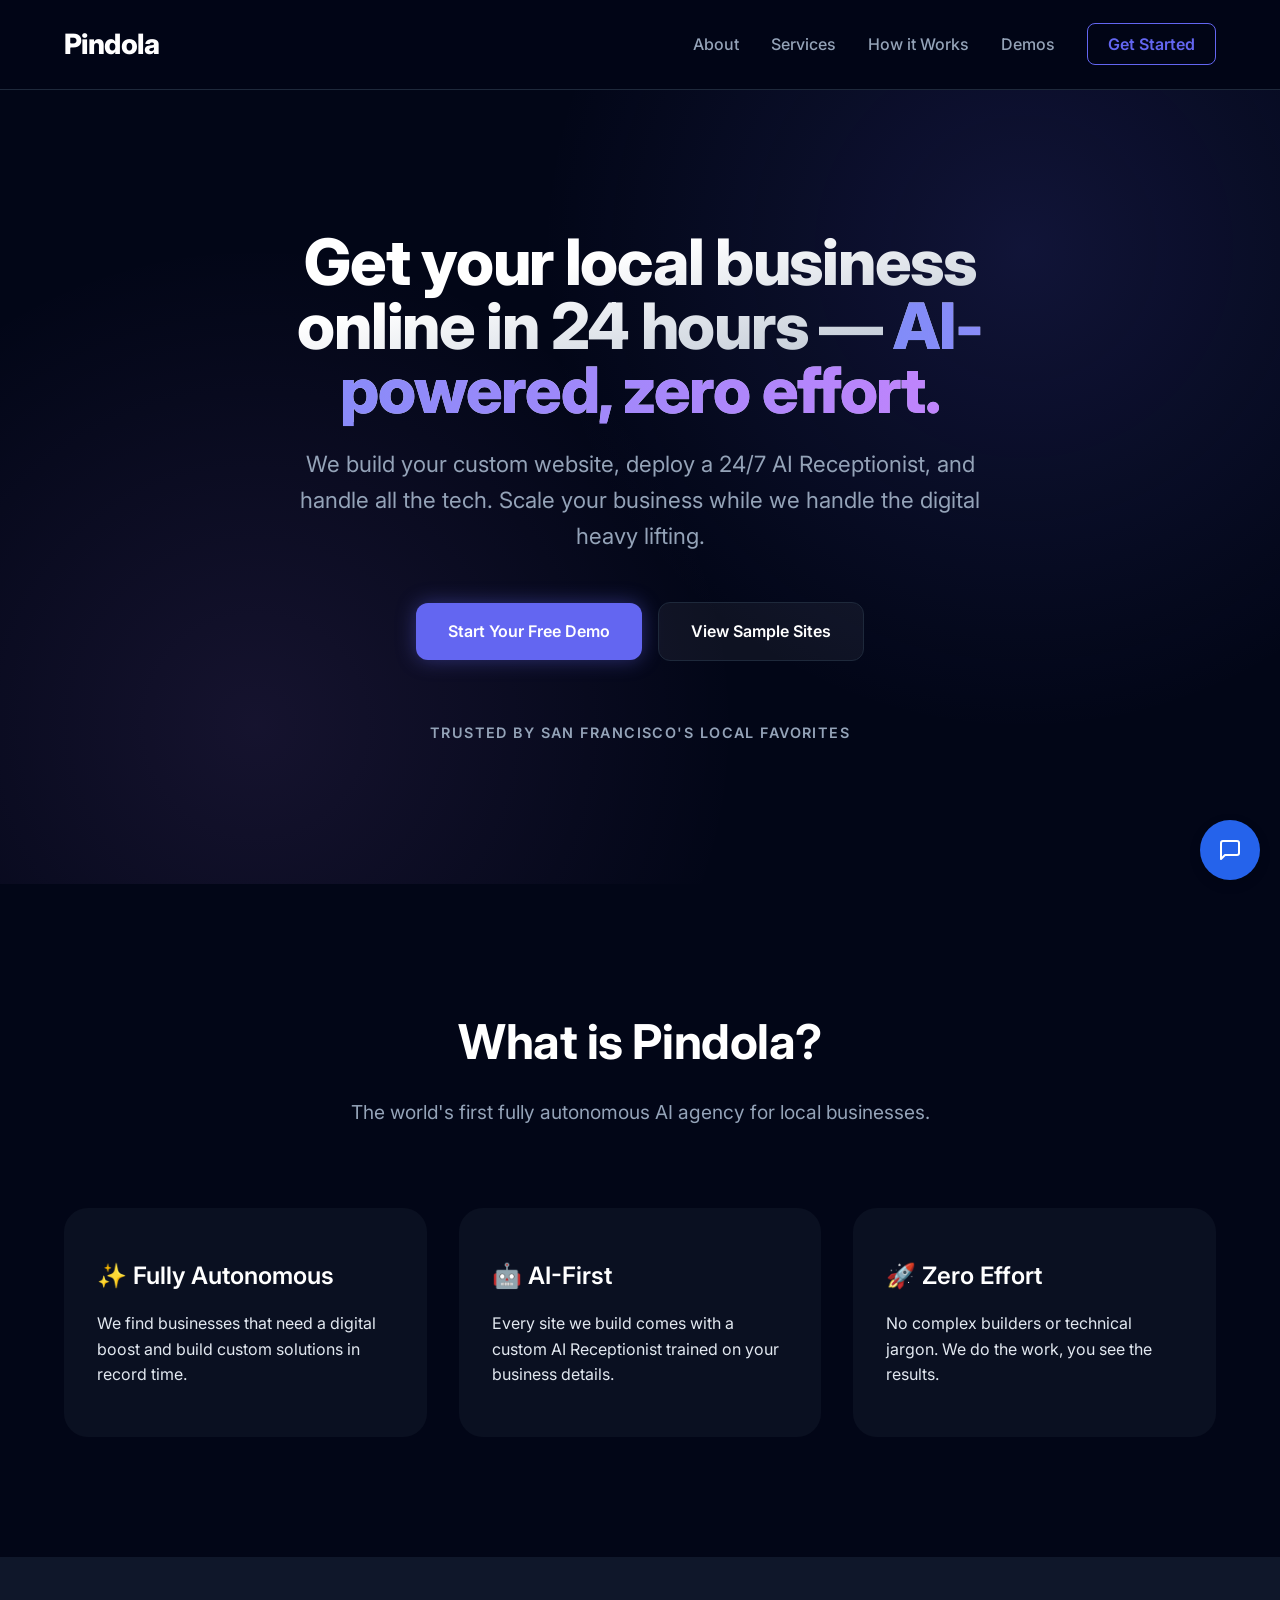
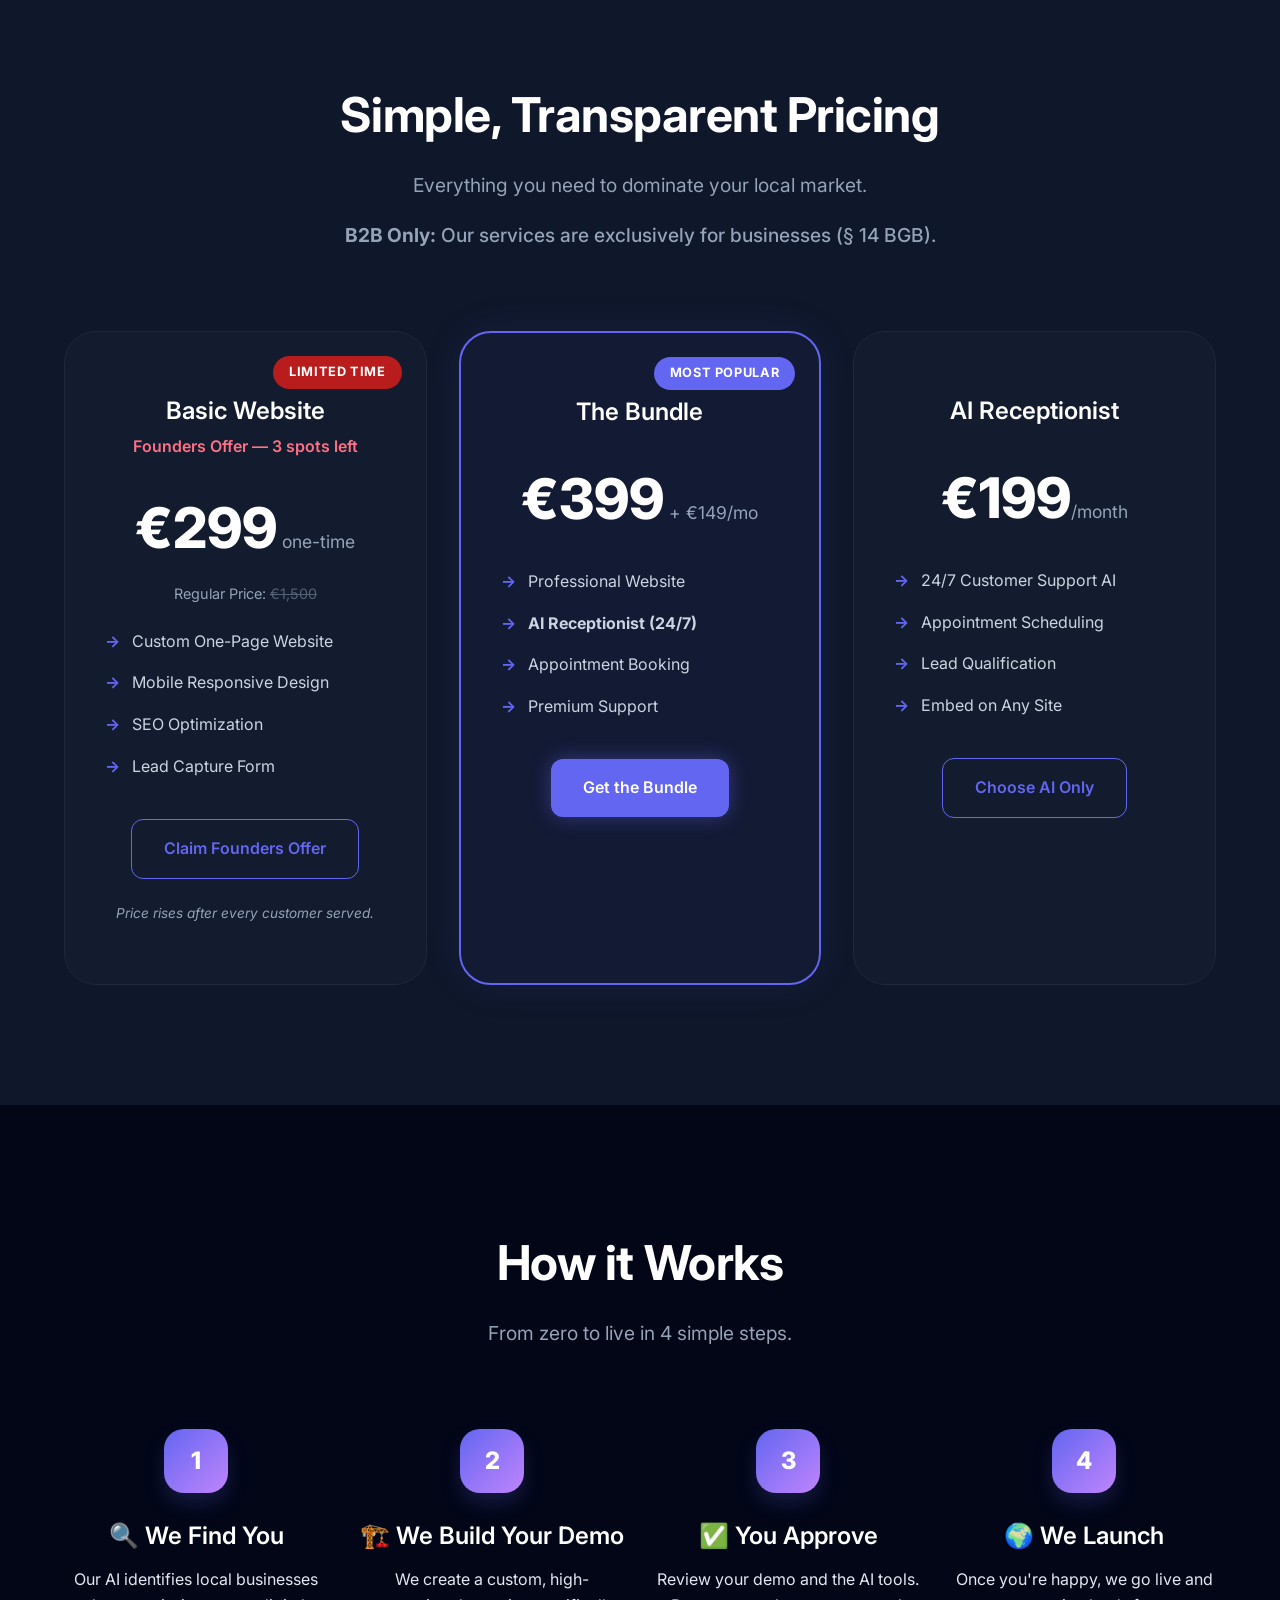
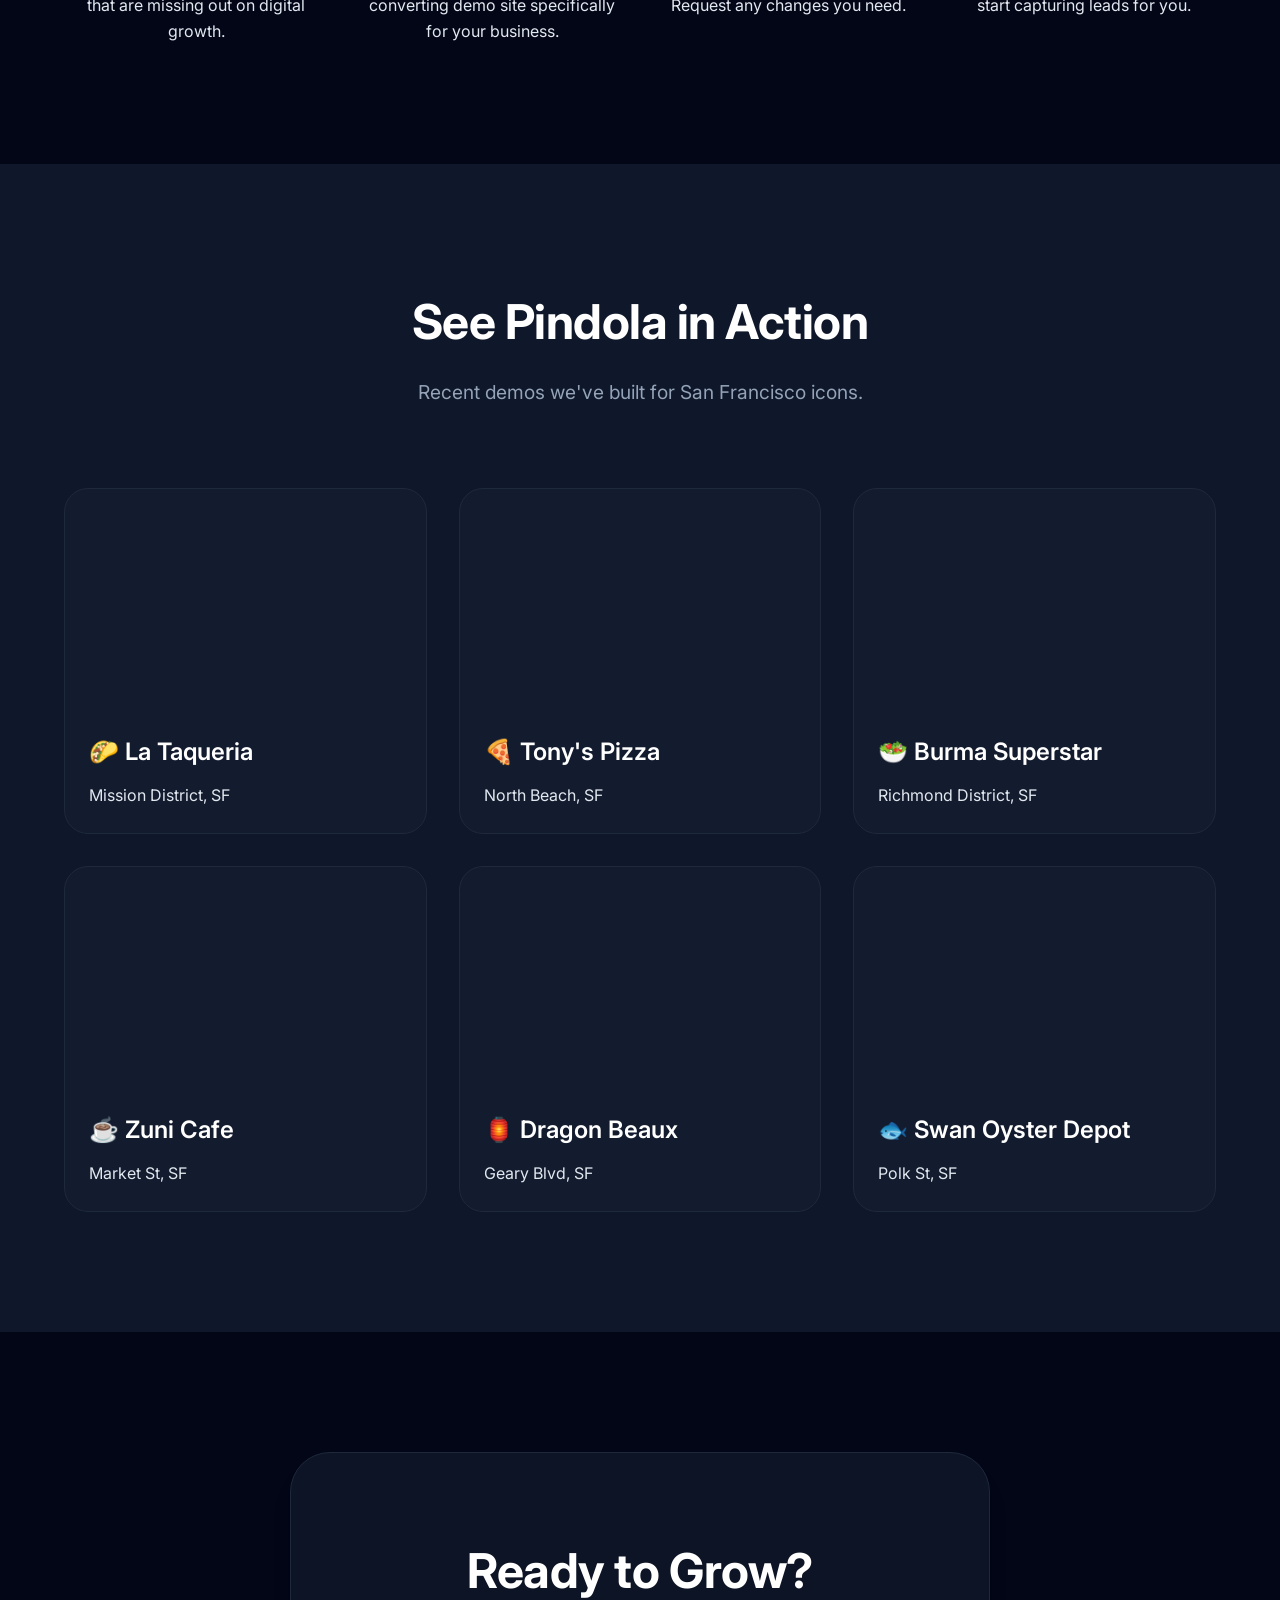
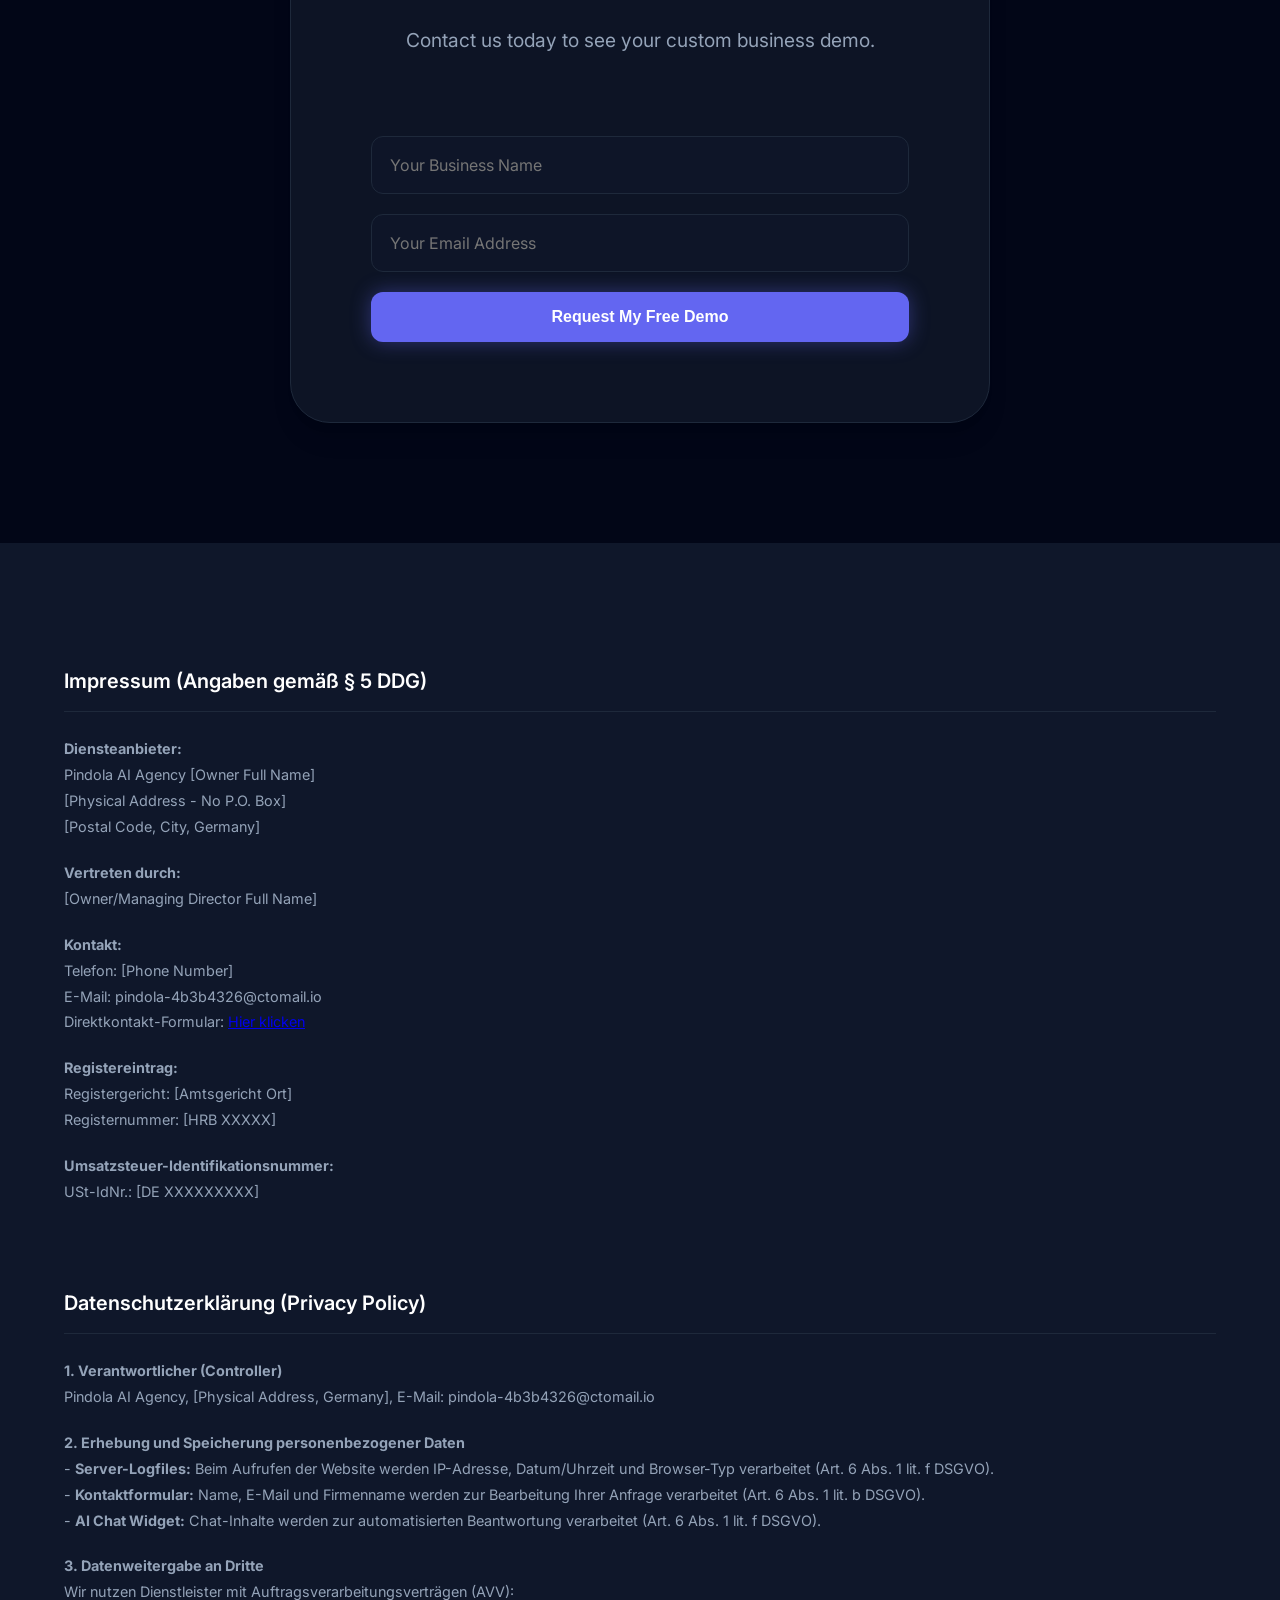
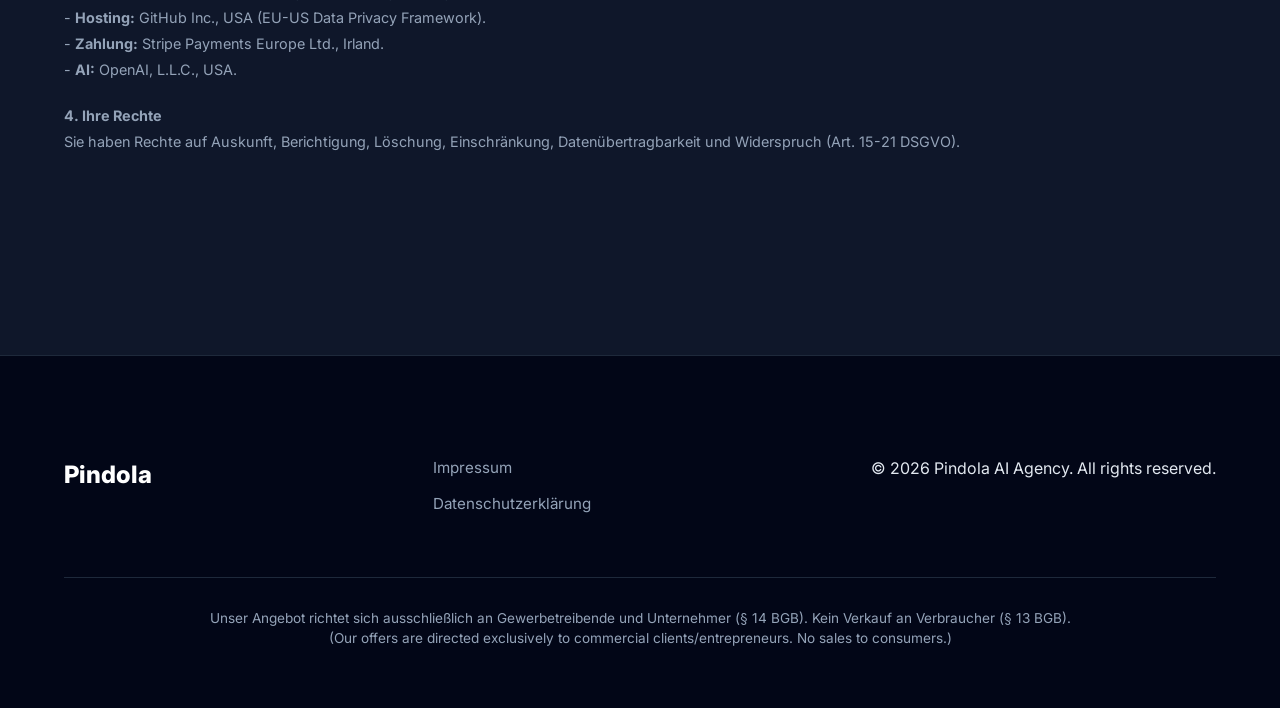
<file: index.html>
<!DOCTYPE html>
<html lang="en">
<head>
    <meta charset="UTF-8">
    <meta name="viewport" content="width=device-width, initial-scale=1.0">
    <title>Pindola - Your Business Online, AI-Powered</title>
    <link rel="stylesheet" href="style.css">
    <link rel="preconnect" href="https://fonts.googleapis.com">
    <link rel="preconnect" href="https://fonts.gstatic.com" crossorigin>
    <link href="https://fonts.googleapis.com/css2?family=Inter:wght@400;500;600;700;800&display=swap" rel="stylesheet">
</head>
<body>
    <header>
        <nav class="container">
            <div class="logo">Pindola</div>
            <ul>
                <li><a href="#about">About</a></li>
                <li><a href="#services">Services</a></li>
                <li><a href="#how-it-works">How it Works</a></li>
                <li><a href="#demos">Demos</a></li>
                <li><a href="#contact" class="nav-cta">Get Started</a></li>
            </ul>
        </nav>
    </header>

    <main>
        <section id="hero" class="hero">
            <div class="container hero-content">
                <h1>Get your local business online in 24 hours — <span class="highlight">AI-powered, zero effort.</span></h1>
                <p>We build your custom website, deploy a 24/7 AI Receptionist, and handle all the tech. Scale your business while we handle the digital heavy lifting.</p>
                <div class="hero-btns">
                    <a href="#contact" class="btn btn-primary">Start Your Free Demo</a>
                    <a href="#demos" class="btn btn-secondary">View Sample Sites</a>
                </div>
                <div class="hero-trust">
                    <p>Trusted by San Francisco's local favorites</p>
                </div>
            </div>
        </section>

        <section id="about" class="about">
            <div class="container">
                <div class="section-header">
                    <h2>What is Pindola?</h2>
                    <p>The world's first fully autonomous AI agency for local businesses.</p>
                </div>
                <div class="about-grid">
                    <div class="about-card">
                        <h3>✨ Fully Autonomous</h3>
                        <p>We find businesses that need a digital boost and build custom solutions in record time.</p>
                    </div>
                    <div class="about-card">
                        <h3>🤖 AI-First</h3>
                        <p>Every site we build comes with a custom AI Receptionist trained on your business details.</p>
                    </div>
                    <div class="about-card">
                        <h3>🚀 Zero Effort</h3>
                        <p>No complex builders or technical jargon. We do the work, you see the results.</p>
                    </div>
                </div>
            </div>
        </section>

        <section id="services" class="services bg-light">
            <div class="container">
                <div class="section-header">
                    <h2>Simple, Transparent Pricing</h2>
                    <p>Everything you need to dominate your local market.</p>
                    <p class="b2b-disclaimer"><strong>B2B Only:</strong> Our services are exclusively for businesses (§ 14 BGB).</p>
                </div>
                <div class="pricing-grid">
                    <div class="pricing-card">
                        <div class="badge" style="background: #b91c1c;">Limited Time</div>
                        <h3>Basic Website</h3>
                        <div class="founders-note">Founders Offer — 3 spots left</div>
                        <div class="price">€299<span> one-time</span></div>
                        <div class="future-prices">
                            Regular Price: <span class="strike">€1,500</span>
                        </div>
                        <ul>
                            <li>Custom One-Page Website</li>
                            <li>Mobile Responsive Design</li>
                            <li>SEO Optimization</li>
                            <li>Lead Capture Form</li>
                        </ul>
                        <a href="https://buy.stripe.com/28EdR95kyaymesvd8k5gc03" class="btn btn-outline" target="_blank">Claim Founders Offer</a>
                        <p class="price-increase-note">Price rises after every customer served.</p>
                    </div>
                    <div class="pricing-card featured">
                        <div class="badge">Most Popular</div>
                        <h3>The Bundle</h3>
                        <div class="price">€399<span> + €149/mo</span></div>
                        <ul>
                            <li>Professional Website</li>
                            <li><strong>AI Receptionist (24/7)</strong></li>
                            <li>Appointment Booking</li>
                            <li>Premium Support</li>
                        </ul>
                        <a href="https://buy.stripe.com/6oUfZhcN035Ufwzd8k5gc05" class="btn btn-primary" target="_blank">Get the Bundle</a>
                    </div>
                    <div class="pricing-card">
                        <h3>AI Receptionist</h3>
                        <div class="price">€199<span>/month</span></div>
                        <ul>
                            <li>24/7 Customer Support AI</li>
                            <li>Appointment Scheduling</li>
                            <li>Lead Qualification</li>
                            <li>Embed on Any Site</li>
                        </ul>
                        <a href="https://buy.stripe.com/28EbJ1cN0cGufwzeco5gc04" class="btn btn-outline" target="_blank">Choose AI Only</a>
                    </div>
                </div>
            </div>
        </section>

        <section id="how-it-works" class="how-it-works">
            <div class="container">
                <div class="section-header">
                    <h2>How it Works</h2>
                    <p>From zero to live in 4 simple steps.</p>
                </div>
                <div class="steps">
                    <div class="step">
                        <div class="step-num">1</div>
                        <h3>🔍 We Find You</h3>
                        <p>Our AI identifies local businesses that are missing out on digital growth.</p>
                    </div>
                    <div class="step">
                        <div class="step-num">2</div>
                        <h3>🏗️ We Build Your Demo</h3>
                        <p>We create a custom, high-converting demo site specifically for your business.</p>
                    </div>
                    <div class="step">
                        <div class="step-num">3</div>
                        <h3>✅ You Approve</h3>
                        <p>Review your demo and the AI tools. Request any changes you need.</p>
                    </div>
                    <div class="step">
                        <div class="step-num">4</div>
                        <h3>🌍 We Launch</h3>
                        <p>Once you're happy, we go live and start capturing leads for you.</p>
                    </div>
                </div>
            </div>
        </section>

        <section id="demos" class="demos bg-light">
            <div class="container">
                <div class="section-header">
                    <h2>See Pindola in Action</h2>
                    <p>Recent demos we've built for San Francisco icons.</p>
                </div>
                <div class="demo-grid">
                    <a href="lead-demos/la-taqueria/" class="demo-card">
                        <div class="demo-img la-taqueria"></div>
                        <div class="demo-info">
                            <h3>🌮 La Taqueria</h3>
                            <p>Mission District, SF</p>
                        </div>
                    </a>
                    <a href="lead-demos/tonys-pizza-napoletana/" class="demo-card">
                        <div class="demo-img tonys-pizza"></div>
                        <div class="demo-info">
                            <h3>🍕 Tony's Pizza</h3>
                            <p>North Beach, SF</p>
                        </div>
                    </a>
                    <a href="lead-demos/burma-superstar/" class="demo-card">
                        <div class="demo-img burma-superstar"></div>
                        <div class="demo-info">
                            <h3>🥗 Burma Superstar</h3>
                            <p>Richmond District, SF</p>
                        </div>
                    </a>
                    <a href="lead-demos/zuni-cafe/" class="demo-card">
                        <div class="demo-img zuni-cafe"></div>
                        <div class="demo-info">
                            <h3>☕ Zuni Cafe</h3>
                            <p>Market St, SF</p>
                        </div>
                    </a>
                    <a href="lead-demos/dragon-beaux/" class="demo-card">
                        <div class="demo-img dragon-beaux"></div>
                        <div class="demo-info">
                            <h3>🏮 Dragon Beaux</h3>
                            <p>Geary Blvd, SF</p>
                        </div>
                    </a>
                    <a href="lead-demos/swan-oyster-depot/" class="demo-card">
                        <div class="demo-img swan-oyster"></div>
                        <div class="demo-info">
                            <h3>🐟 Swan Oyster Depot</h3>
                            <p>Polk St, SF</p>
                        </div>
                    </a>
                </div>
            </div>
        </section>

        <section id="contact" class="contact">
            <div class="container">
                <div class="contact-box">
                    <div class="section-header">
                        <h2>Ready to Grow?</h2>
                        <p>Contact us today to see your custom business demo.</p>
                    </div>
                    <form id="contact-form">
                        <div class="form-group">
                            <input type="text" placeholder="Your Business Name" required>
                        </div>
                        <div class="form-group">
                            <input type="email" placeholder="Your Email Address" required>
                        </div>
                        <button type="submit" class="btn btn-primary btn-block">Request My Free Demo</button>
                    </form>
                </div>
            </div>
        </section>

        <section id="legal" class="legal bg-light">
            <div class="container">
                <div id="impressum" class="legal-content">
                    <h3>Impressum (Angaben gemäß § 5 DDG)</h3>
                    <p><strong>Diensteanbieter:</strong><br>
                       Pindola AI Agency [Owner Full Name]<br>
                       [Physical Address - No P.O. Box]<br>
                       [Postal Code, City, Germany]</p>
                    
                    <p><strong>Vertreten durch:</strong><br>
                       [Owner/Managing Director Full Name]</p>
                    
                    <p><strong>Kontakt:</strong><br>
                       Telefon: [Phone Number]<br>
                       E-Mail: pindola-4b3b4326@ctomail.io<br>
                       Direktkontakt-Formular: <a href="#contact">Hier klicken</a></p>
                    
                    <p><strong>Registereintrag:</strong><br>
                       Registergericht: [Amtsgericht Ort]<br>
                       Registernummer: [HRB XXXXX]</p>
                    
                    <p><strong>Umsatzsteuer-Identifikationsnummer:</strong><br>
                       USt-IdNr.: [DE XXXXXXXXX]</p>
                </div>

                <div id="datenschutz" class="legal-content">
                    <h3>Datenschutzerklärung (Privacy Policy)</h3>
                    <p><strong>1. Verantwortlicher (Controller)</strong><br>
                       Pindola AI Agency, [Physical Address, Germany], E-Mail: pindola-4b3b4326@ctomail.io</p>
                    
                    <p><strong>2. Erhebung und Speicherung personenbezogener Daten</strong><br>
                       - <strong>Server-Logfiles:</strong> Beim Aufrufen der Website werden IP-Adresse, Datum/Uhrzeit und Browser-Typ verarbeitet (Art. 6 Abs. 1 lit. f DSGVO).<br>
                       - <strong>Kontaktformular:</strong> Name, E-Mail und Firmenname werden zur Bearbeitung Ihrer Anfrage verarbeitet (Art. 6 Abs. 1 lit. b DSGVO).<br>
                       - <strong>AI Chat Widget:</strong> Chat-Inhalte werden zur automatisierten Beantwortung verarbeitet (Art. 6 Abs. 1 lit. f DSGVO).</p>
                    
                    <p><strong>3. Datenweitergabe an Dritte</strong><br>
                       Wir nutzen Dienstleister mit Auftragsverarbeitungsverträgen (AVV):<br>
                       - <strong>Hosting:</strong> GitHub Inc., USA (EU-US Data Privacy Framework).<br>
                       - <strong>Zahlung:</strong> Stripe Payments Europe Ltd., Irland.<br>
                       - <strong>AI:</strong> OpenAI, L.L.C., USA.</p>
                    
                    <p><strong>4. Ihre Rechte</strong><br>
                       Sie haben Rechte auf Auskunft, Berichtigung, Löschung, Einschränkung, Datenübertragbarkeit und Widerspruch (Art. 15-21 DSGVO).</p>
                </div>
            </div>
        </section>
    </main>

    <footer>
        <div class="container">
            <div class="footer-content">
                <div class="footer-logo">Pindola</div>
                <div class="footer-links">
                    <a href="#impressum">Impressum</a>
                    <a href="#datenschutz">Datenschutzerklärung</a>
                </div>
                <p>&copy; 2026 Pindola AI Agency. All rights reserved.</p>
            </div>
            <div class="footer-bottom">
                <p class="b2b-footer">Unser Angebot richtet sich ausschließlich an Gewerbetreibende und Unternehmer (§ 14 BGB). Kein Verkauf an Verbraucher (§ 13 BGB).<br>
                (Our offers are directed exclusively to commercial clients/entrepreneurs. No sales to consumers.)</p>
            </div>
        </div>
    </footer>

    <!-- AI Chat Widget -->
    <div id="ai-chat-widget"></div>
    <script src="chat-widget.js"></script>
    <script src="script.js"></script>
</body>
</html>
</file>
<file: style.css>
:root {
    --primary: #6366f1; /* Indigo */
    --primary-dark: #4f46e5;
    --secondary: #94a3b8;
    --dark: #0f172a;
    --darker: #020617;
    --light: #f8fafc;
    --white: #ffffff;
    --accent: #10b981; /* Emerald */
    --border: #1e293b;
    --shadow: 0 4px 6px -1px rgb(0 0 0 / 0.1), 0 2px 4px -2px rgb(0 0 0 / 0.1);
    --shadow-lg: 0 20px 25px -5px rgb(0 0 0 / 0.1), 0 8px 10px -6px rgb(0 0 0 / 0.1);
}

* {
    margin: 0;
    padding: 0;
    box-sizing: border-box;
}

body {
    font-family: 'Inter', sans-serif;
    color: #e2e8f0;
    line-height: 1.6;
    background-color: var(--darker);
    overflow-x: hidden;
}

.container {
    max-width: 1200px;
    margin: 0 auto;
    padding: 0 24px;
}

.bg-light {
    background-color: #0f172a;
}

/* Typography */
h1 {
    font-size: 4rem;
    font-weight: 800;
    line-height: 1;
    margin-bottom: 24px;
    letter-spacing: -0.02em;
    background: linear-gradient(to bottom right, #fff 30%, #94a3b8);
    -webkit-background-clip: text;
    -webkit-text-fill-color: transparent;
}

h2 {
    font-size: 3rem;
    font-weight: 700;
    margin-bottom: 16px;
    letter-spacing: -0.01em;
    color: #fff;
}

h3 {
    font-size: 1.5rem;
    font-weight: 600;
    margin-bottom: 12px;
    color: #fff;
}

.highlight {
    color: var(--primary);
    background: linear-gradient(to right, #818cf8, #c084fc);
    -webkit-background-clip: text;
    -webkit-text-fill-color: transparent;
}

/* Buttons */
.btn {
    display: inline-block;
    padding: 16px 32px;
    border-radius: 12px;
    font-weight: 600;
    text-decoration: none;
    transition: all 0.2s cubic-bezier(0.4, 0, 0.2, 1);
    cursor: pointer;
    border: none;
    font-size: 1rem;
}

.btn-primary {
    background-color: var(--primary);
    color: var(--white);
    box-shadow: 0 0 20px rgba(99, 102, 241, 0.4);
}

.btn-primary:hover {
    background-color: var(--primary-dark);
    transform: translateY(-2px);
    box-shadow: 0 0 30px rgba(99, 102, 241, 0.6);
}

.btn-secondary {
    background-color: rgba(255, 255, 255, 0.05);
    color: #fff;
    border: 1px solid var(--border);
    margin-left: 12px;
}

.btn-secondary:hover {
    background-color: rgba(255, 255, 255, 0.1);
}

.btn-outline {
    background-color: transparent;
    border: 1px solid var(--primary);
    color: var(--primary);
}

.btn-outline:hover {
    background-color: var(--primary);
    color: var(--white);
}

.btn-block {
    display: block;
    width: 100%;
}

/* Header */
header {
    height: 90px;
    display: flex;
    align-items: center;
    position: sticky;
    top: 0;
    background-color: rgba(2, 6, 23, 0.8);
    backdrop-filter: blur(12px);
    z-index: 1000;
    border-bottom: 1px solid var(--border);
}

nav {
    display: flex;
    justify-content: space-between;
    align-items: center;
    width: 100%;
}

.logo {
    font-size: 1.75rem;
    font-weight: 800;
    color: #fff;
    letter-spacing: -0.02em;
}

nav ul {
    display: flex;
    list-style: none;
    align-items: center;
}

nav ul li {
    margin-left: 32px;
}

nav ul li a {
    text-decoration: none;
    color: var(--secondary);
    font-weight: 500;
    transition: color 0.2s;
}

nav ul li a:hover {
    color: #fff;
}

.nav-cta {
    color: var(--primary) !important;
    font-weight: 600 !important;
    padding: 10px 20px;
    border: 1px solid var(--primary);
    border-radius: 8px;
}

.nav-cta:hover {
    background: var(--primary);
    color: #fff !important;
}

/* Hero */
.hero {
    padding: 140px 0;
    text-align: center;
    background: 
        radial-gradient(circle at 80% 20%, rgba(99, 102, 241, 0.15), transparent 40%),
        radial-gradient(circle at 20% 80%, rgba(192, 132, 252, 0.1), transparent 40%);
}

.hero-content {
    max-width: 900px;
    margin: 0 auto;
}

.hero p {
    font-size: 1.4rem;
    color: var(--secondary);
    margin-bottom: 48px;
    max-width: 700px;
    margin-left: auto;
    margin-right: auto;
}

.hero-trust {
    margin-top: 60px;
    opacity: 0.7;
}

.hero-trust p {
    font-size: 0.9rem;
    text-transform: uppercase;
    letter-spacing: 0.1em;
    font-weight: 600;
    margin-bottom: 0;
}

/* Sections */
section {
    padding: 120px 0;
}

.section-header {
    text-align: center;
    max-width: 700px;
    margin: 0 auto 80px;
}

.section-header p {
    color: var(--secondary);
    font-size: 1.2rem;
}

/* About */
.about-grid {
    display: grid;
    grid-template-columns: repeat(3, 1fr);
    gap: 32px;
}

.about-card {
    padding: 48px 32px;
    background: rgba(30, 41, 59, 0.5);
    border: 1px solid var(--border);
    border-radius: 24px;
    transition: transform 0.3s ease;
}

.about-card:hover {
    transform: translateY(-8px);
    border-color: var(--primary);
}

.about-card h3 {
    margin-bottom: 16px;
    font-size: 1.5rem;
}

/* Pricing */
.pricing-grid {
    display: grid;
    grid-template-columns: repeat(3, 1fr);
    gap: 32px;
}

.pricing-card {
    padding: 60px 40px;
    background: rgba(30, 41, 59, 0.3);
    border: 1px solid var(--border);
    border-radius: 32px;
    text-align: center;
    position: relative;
    transition: all 0.3s ease;
}

.pricing-card:hover {
    transform: translateY(-12px);
    background: rgba(30, 41, 59, 0.5);
    border-color: rgba(99, 102, 241, 0.5);
}

.pricing-card.featured {
    background: rgba(99, 102, 241, 0.05);
    border: 2px solid var(--primary);
    box-shadow: 0 0 40px rgba(99, 102, 241, 0.1);
}

.pricing-card .price {
    font-size: 3.5rem;
    font-weight: 800;
    margin: 24px 0;
    color: #fff;
}

.pricing-card .price span {
    font-size: 1.1rem;
    color: var(--secondary);
    font-weight: 400;
}

.pricing-card ul {
    list-style: none;
    margin-bottom: 40px;
    text-align: left;
}

.pricing-card ul li {
    margin-bottom: 16px;
    color: #cbd5e1;
    display: flex;
    align-items: center;
}

.pricing-card ul li::before {
    content: "→";
    color: var(--primary);
    margin-right: 12px;
    font-weight: 700;
}

.badge {
    position: absolute;
    top: 24px;
    right: 24px;
    background: var(--primary);
    color: var(--white);
    padding: 6px 16px;
    border-radius: 99px;
    font-size: 0.8rem;
    font-weight: 700;
    text-transform: uppercase;
    letter-spacing: 0.05em;
}

/* How it Works */
.steps {
    display: grid;
    grid-template-columns: repeat(4, 1fr);
    gap: 32px;
}

.step {
    text-align: center;
    position: relative;
}

.step-num {
    width: 64px;
    height: 64px;
    background: linear-gradient(135deg, var(--primary), #c084fc);
    color: var(--white);
    border-radius: 20px;
    display: flex;
    align-items: center;
    justify-content: center;
    margin: 0 auto 24px;
    font-weight: 800;
    font-size: 1.5rem;
    box-shadow: 0 10px 20px rgba(99, 102, 241, 0.2);
}

/* Demos */
.demo-grid {
    display: grid;
    grid-template-columns: repeat(3, 1fr);
    gap: 32px;
}

.demo-card {
    background: rgba(30, 41, 59, 0.3);
    border-radius: 24px;
    overflow: hidden;
    text-decoration: none;
    color: inherit;
    border: 1px solid var(--border);
    transition: all 0.3s ease;
}

.demo-card:hover {
    transform: translateY(-8px);
    border-color: var(--primary);
    box-shadow: 0 20px 40px rgba(0,0,0,0.3);
}

.demo-img {
    height: 220px;
    background-size: cover;
    background-position: center;
    filter: grayscale(20%);
    transition: filter 0.3s ease;
}

.demo-card:hover .demo-img {
    filter: grayscale(0%);
}

.demo-img.la-taqueria { background-image: url('https://images.unsplash.com/photo-1565299585323-38d6b0865b47?auto=format&fit=crop&w=800&q=80'); }
.demo-img.tonys-pizza { background-image: url('https://images.unsplash.com/photo-1513104890138-7c749659a591?auto=format&fit=crop&w=800&q=80'); }
.demo-img.burma-superstar { background-image: url('https://images.unsplash.com/photo-1540189549336-e6e99c3679fe?auto=format&fit=crop&w=800&q=80'); }
.demo-img.zuni-cafe { background-image: url('https://images.unsplash.com/photo-1555396273-367ea4eb4db5?auto=format&fit=crop&w=800&q=80'); }
.demo-img.dragon-beaux { background-image: url('https://images.unsplash.com/photo-1541696432-82c6da8ce7bf?auto=format&fit=crop&w=800&q=80'); }
.demo-img.swan-oyster { background-image: url('https://images.unsplash.com/photo-1551248429-42435c474b2a?auto=format&fit=crop&w=800&q=80'); }

.demo-info {
    padding: 24px;
}

/* Contact */
.contact-box {
    max-width: 700px;
    margin: 0 auto;
    background: rgba(30, 41, 59, 0.4);
    padding: 80px;
    border-radius: 40px;
    border: 1px solid var(--border);
    box-shadow: var(--shadow-lg);
}

.form-group {
    margin-bottom: 20px;
}

input {
    width: 100%;
    padding: 18px;
    border-radius: 12px;
    background: rgba(15, 23, 42, 0.6);
    border: 1px solid var(--border);
    font-family: inherit;
    font-size: 1rem;
    color: #fff;
    transition: all 0.2s;
}

input:focus {
    outline: none;
    border-color: var(--primary);
    background: rgba(15, 23, 42, 0.8);
}

/* Footer */
footer {
    padding: 100px 0 60px;
    border-top: 1px solid var(--border);
}

.footer-content {
    display: flex;
    justify-content: space-between;
    align-items: flex-start;
    margin-bottom: 60px;
}

.footer-logo {
    font-weight: 800;
    color: #fff;
    font-size: 1.5rem;
    margin-bottom: 20px;
}

/* Responsive */
@media (max-width: 992px) {
    .pricing-grid, .about-grid, .demo-grid {
        grid-template-columns: 1fr;
    }
    
    .steps {
        grid-template-columns: repeat(2, 1fr);
    }
    
    h1 { font-size: 3.25rem; }
    h2 { font-size: 2.5rem; }
}

@media (max-width: 768px) {
    nav ul { display: none; }
    .hero { padding: 100px 0; }
    .steps { grid-template-columns: 1fr; }
    .contact-box { padding: 40px; }
}

/* Founders Offer Styles */
.strike {
    text-decoration: line-through;
    color: var(--secondary);
    opacity: 0.5;
}

.future-prices {
    font-size: 0.9rem;
    margin-top: -16px;
    margin-bottom: 24px;
    color: var(--secondary);
}

.founders-note {
    font-size: 1rem;
    color: #fb7185; /* Soft red/rose */
    margin-top: -8px;
    margin-bottom: 12px;
    font-weight: 600;
}

.price-increase-note {
    font-size: 0.85rem;
    color: var(--secondary);
    margin-top: 24px;
    font-style: italic;
}

/* Animations */
@keyframes fadeInUp {
    from {
        opacity: 0;
        transform: translateY(20px);
    }
    to {
        opacity: 1;
        transform: translateY(0);
    }
}

.hero-content h1, .hero-content p, .hero-btns, .hero-trust {
    animation: fadeInUp 0.8s ease forwards;
}

.hero-content p { animation-delay: 0.1s; }
.hero-btns { animation-delay: 0.2s; }
.hero-trust { animation-delay: 0.3s; }

.pricing-card {
    transition: all 0.4s cubic-bezier(0.175, 0.885, 0.32, 1.275);
}

.demo-card {
    transition: all 0.4s cubic-bezier(0.175, 0.885, 0.32, 1.275);
}

.step-num {
    transition: transform 0.3s ease;
}

.step:hover .step-num {
    transform: scale(1.1) rotate(5deg);
}

.about-card {
    transition: all 0.3s ease;
    border: 1px solid transparent;
    background: rgba(30, 41, 59, 0.3);
}

.about-card:hover {
    background: rgba(30, 41, 59, 0.6);
    border-color: var(--primary);
    transform: translateY(-5px);
}
.b2b-disclaimer {
    font-size: 0.95rem;
    color: #fb7185;
    margin-top: 20px;
    font-weight: 500;
}

.legal-content {
    margin-bottom: 80px;
    text-align: left;
    font-size: 0.9rem;
    color: var(--secondary);
    line-height: 1.8;
}

.legal-content h3 {
    color: #fff;
    margin-bottom: 24px;
    border-bottom: 1px solid var(--border);
    padding-bottom: 12px;
    font-size: 1.25rem;
}

.legal-content p {
    margin-bottom: 20px;
}

.footer-links {
    display: flex;
    flex-direction: column;
    gap: 12px;
}

.footer-links a {
    text-decoration: none;
    color: var(--secondary);
    font-size: 0.95rem;
    transition: color 0.2s;
}

.footer-links a:hover {
    color: #fff;
}

.footer-bottom {
    margin-top: 60px;
    padding-top: 30px;
    border-top: 1px solid var(--border);
    text-align: center;
}

.b2b-footer {
    font-size: 0.85rem;
    color: var(--secondary);
    line-height: 1.5;
}
</file>
